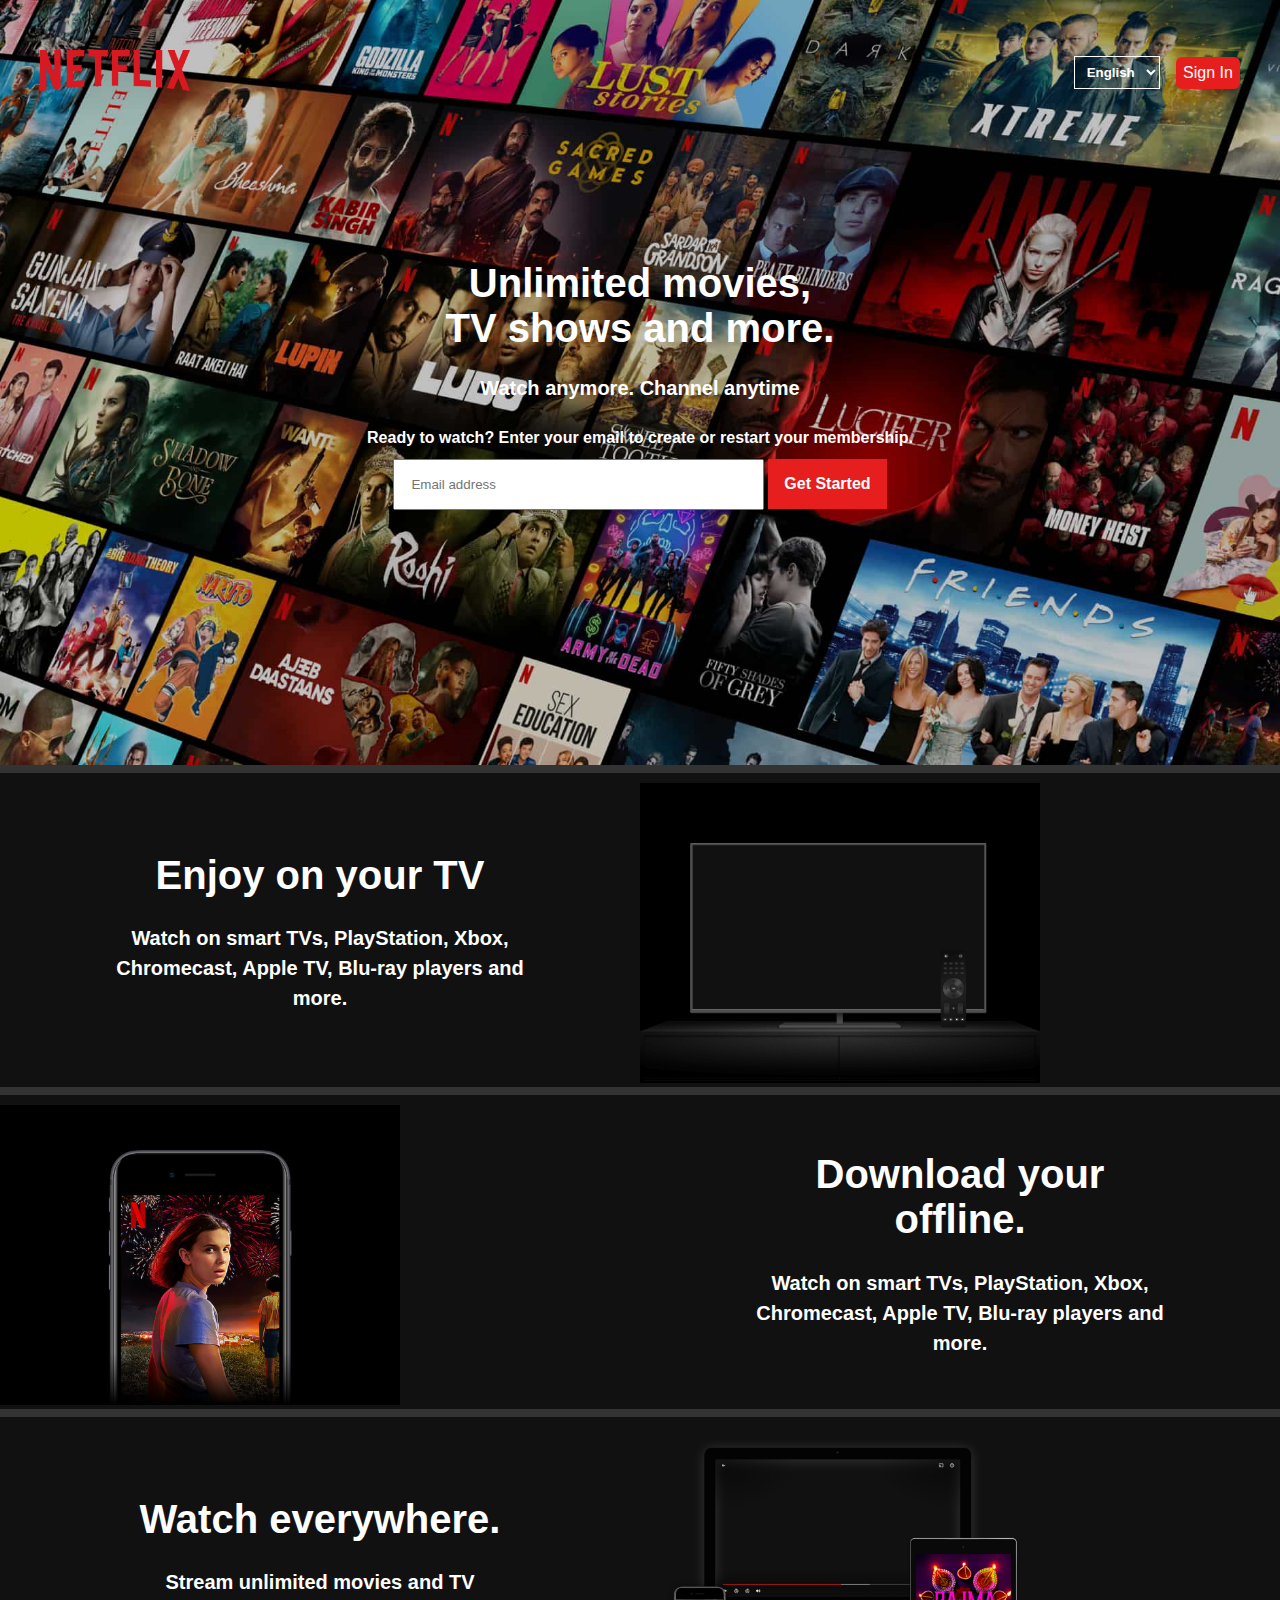
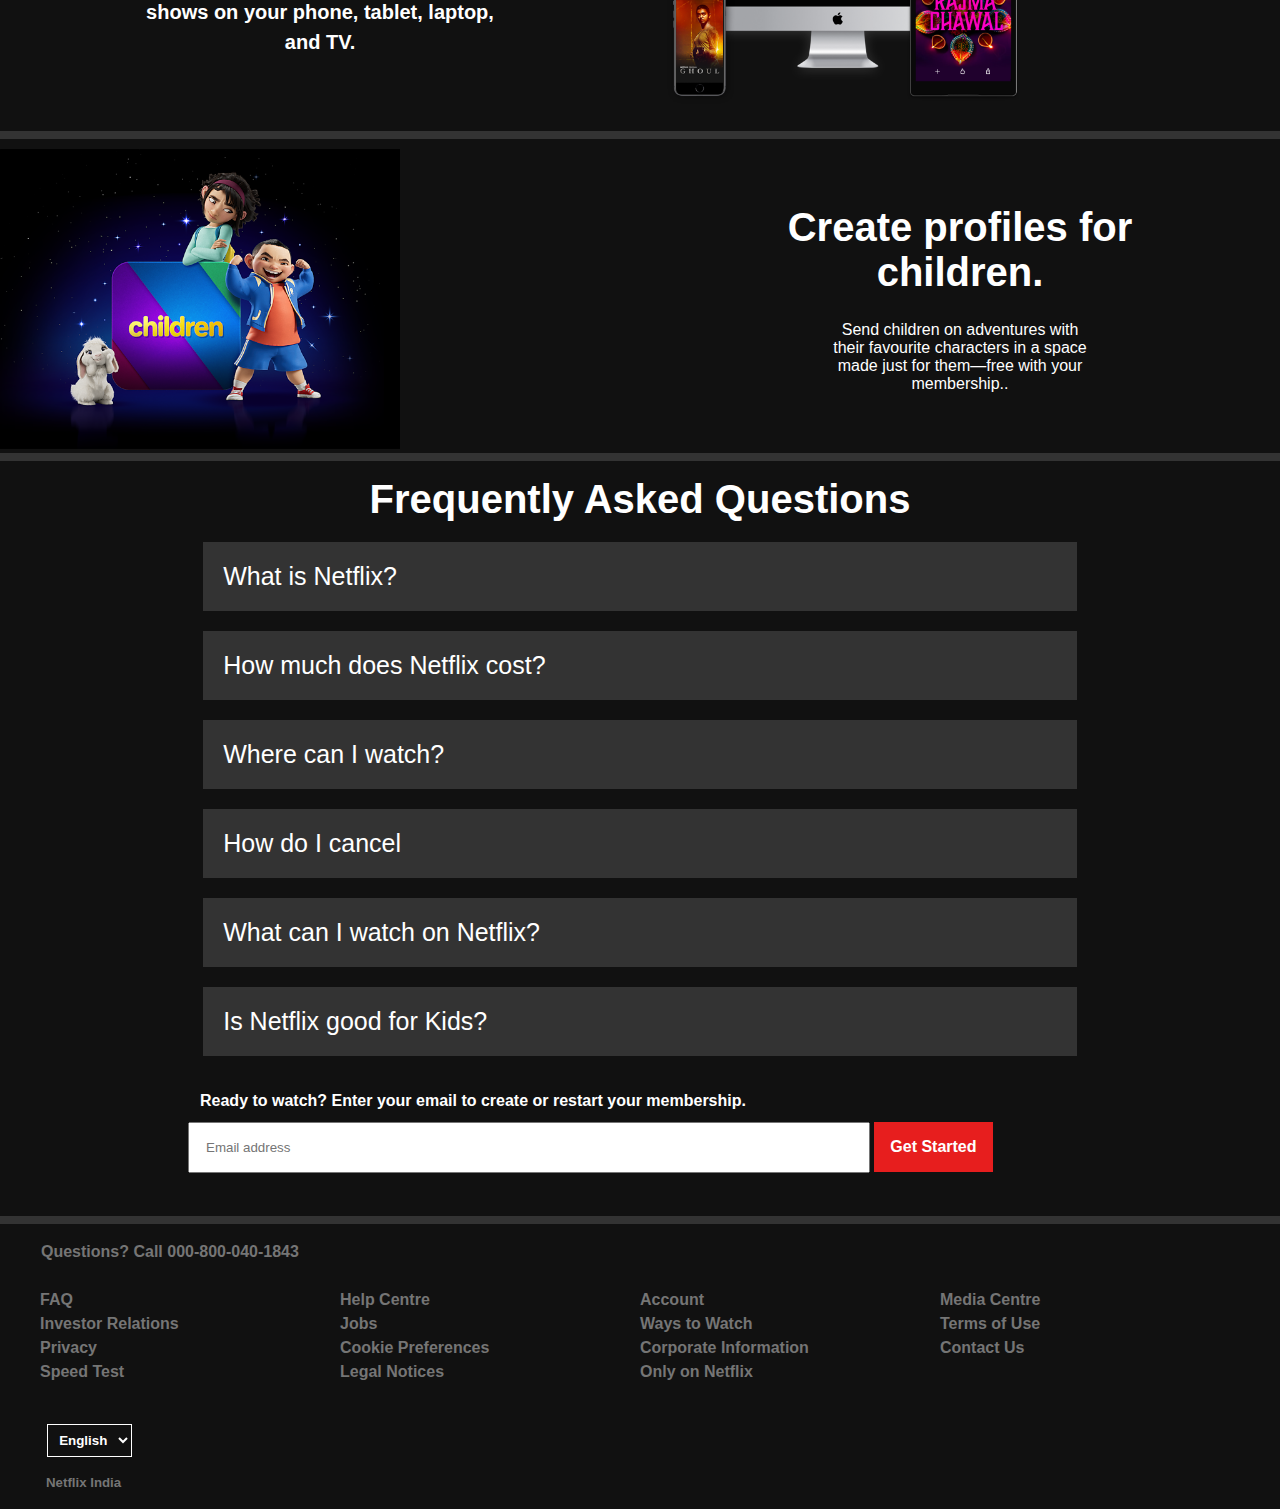
<file: index.html>
<!DOCTYPE html>
<html lang="en">

<head>
    <meta charset="UTF-8">
    <meta http-equiv="X-UA-Compatible" content="IE=edge">
    <meta name="viewport" content="width=device-width, initial-scale=1.0">
    <link rel="shortcut icon" type="image/x-icon" href="/favicon.ico">
    <link rel="stylesheet" href="css/styles.css">
    <link rel="stylesheet" href="css/utility.css">
      <link rel="stylesheet" href="https://cdnjs.cloudflare.com/ajax/libs/font-awesome/5.15.3/css/all.min.css"
        integrity="sha512-iBBXm8fW90+nuLcSKlbmrPcLa0OT92xO1BIsZ+ywDWZCvqsWgccV3gFoRBv0z+8dLJgyAHIhR35VZc2oM/gI1w=="
        crossorigin="anonymous" referrerpolicy="no-referrer" />
    <title>Netflix India-Watch TV Shows</title>
</head>

<body>
    <header id="head-container">
        <nav class="navbar">
            <div class="image">
                <img src="./img/logo.png" alt="netflix">
            </div>

            <ul>
                <li>
                    <select name="language" id="langaue">
                        <option value="English">English</option>
                        <option value="Hindi">Hindi</option>
                    </select>
                </li>

                <a class="pad" href="signin.html">Sign In</a>
            </ul>


        </nav>

        <!-- content container -->
        <div class="content-container">
            <div class="content-head">
                <h1 class="white-heading">Unlimited movies, <br> TV shows and more.</h1>
            </div>
            <div class="content-head-2">
                <h4 class="h4-heading">Watch anymore. Channel anytime</h4>
            </div>
            <div class="search-content">
                <p class="p-head">Ready to watch? Enter your email to create or restart your membership.</p>
                <input type="search" placeholder="Email address" name="Get Started">
                <button type="submit">Get Started</button>
            </div>
        </div>
    </header>

    <!-- tv content -->
    <div id="tv-content">
        <div class="tv-text">
            <h1>Enjoy on your TV</h1>
            <p>Watch on smart TVs, PlayStation, Xbox, <br> Chromecast, Apple TV, Blu-ray players and <br> more.</p>
        </div>

        <div class="tv-image">
            <img src="./img/tv.png" alt="tv">
        </div>

    </div>


    <!-- mobile content -->
    <div id="mobile-content">

        <div class="mobile-image">
            <img src="./img/mobile-0819.jpg" alt="tv">
        </div>

        <div class="mobile-text">
            <h1>Download your <br> offline. </h1>
            <p>Watch on smart TVs, PlayStation, Xbox, <br> Chromecast, Apple TV, Blu-ray players and <br> more.</p>
        </div>
    </div>

    <!-- i content -->
    <div id="i-content">
        <div class="i-text">
            <h1>Watch everywhere.</h1>
            <p>Stream unlimited movies and TV <br> shows on your phone, tablet, laptop, <br> and TV. </p>
        </div>

        <div class="i-image">
            <img src="./img/ipad.png" alt="tv">
        </div>
    </div>

    <!-- mobile content -->
    <div id="child-content">

        <div class="mobile-image">
            <img src="./img/child.png" alt="tv">
        </div>

        <div class="child-text">
            <h1>Create profiles for <br> children. </h1>
            <p>Send children on adventures with <br> their favourite characters in a space <br> made just for them—free with your <br> membership..</p>
        </div>
    </div>

    <!-- frequently asked questions -->

    <div class="f-container">
        <h1>Frequently Asked Questions</h1>

        <div class="f-1">
            What is Netflix?    
        </div>

        <div class="f-2">
           How much does Netflix cost?
        </div>

        <div class="f-3">
           Where can I watch?
        </div>

        <div class="f-4">
            How do I cancel
        </div>

        <div class="f-5">
          What can I watch on Netflix?
        </div>

        <div class="f-6">
            Is Netflix good for Kids?
        </div>
    </div>
    <div class="search-content-1">
        <p class="p-head">Ready to watch? Enter your email to create or restart your membership.</p>
        <input type="search" placeholder="Email address" name="Get Started">
        <button type="submit">Get Started</button>
    </div>

    <!-- footer -->

    <footer class="footer">
        <div class="footer-head">
            <h4>Questions? Call 000-800-040-1843</h4>
        </div>
        <div class="footer-container">

            <div class="footer-1">
                <ul>
                    <li><a href="#">FAQ</a></li>
                    <li><a href="#">Investor Relations</a></li>
                    <li><a href="#">Privacy</a></li>
                    <li><a href="#">Speed Test</a></li>

                </ul>
            </div>

            <div class="footer-2">
                <ul>
                    <li><a href="#">Help Centre</a></li>
                    <li><a href="#">Jobs</a></li>
                    <li><a href="#">Cookie Preferences</a></li>
                    <li><a href="#">Legal Notices</a></li>

                </ul>
            </div>

            <div class="footer-3">
                <ul>
                    <li><a href="#">Account</a></li>
                    <li><a href="#">Ways to Watch</a></li>
                    <li><a href="#">Corporate Information</a></li>
                    <li><a href="#">Only on Netflix</a></li>

                </ul>
            </div>

            <div class="footer-4">
                <ul>
                    <li><a href="#">Media Centre</a></li>
                    <li><a href="#">Terms of Use</a></li>
                    <li><a href="#">Contact Us</a></li>
                </ul>
            </div>
        </div>
        <ul class="footer-end">
            <li>
                <select name="language" id="langaue">
                    <option value="English">English</option>
                    <option value="Hindi">Hindi</option>
                </select>
            </li>

            <h5 class="India">Netflix India</h5>
    </footer>
</body>
</html>
</file>
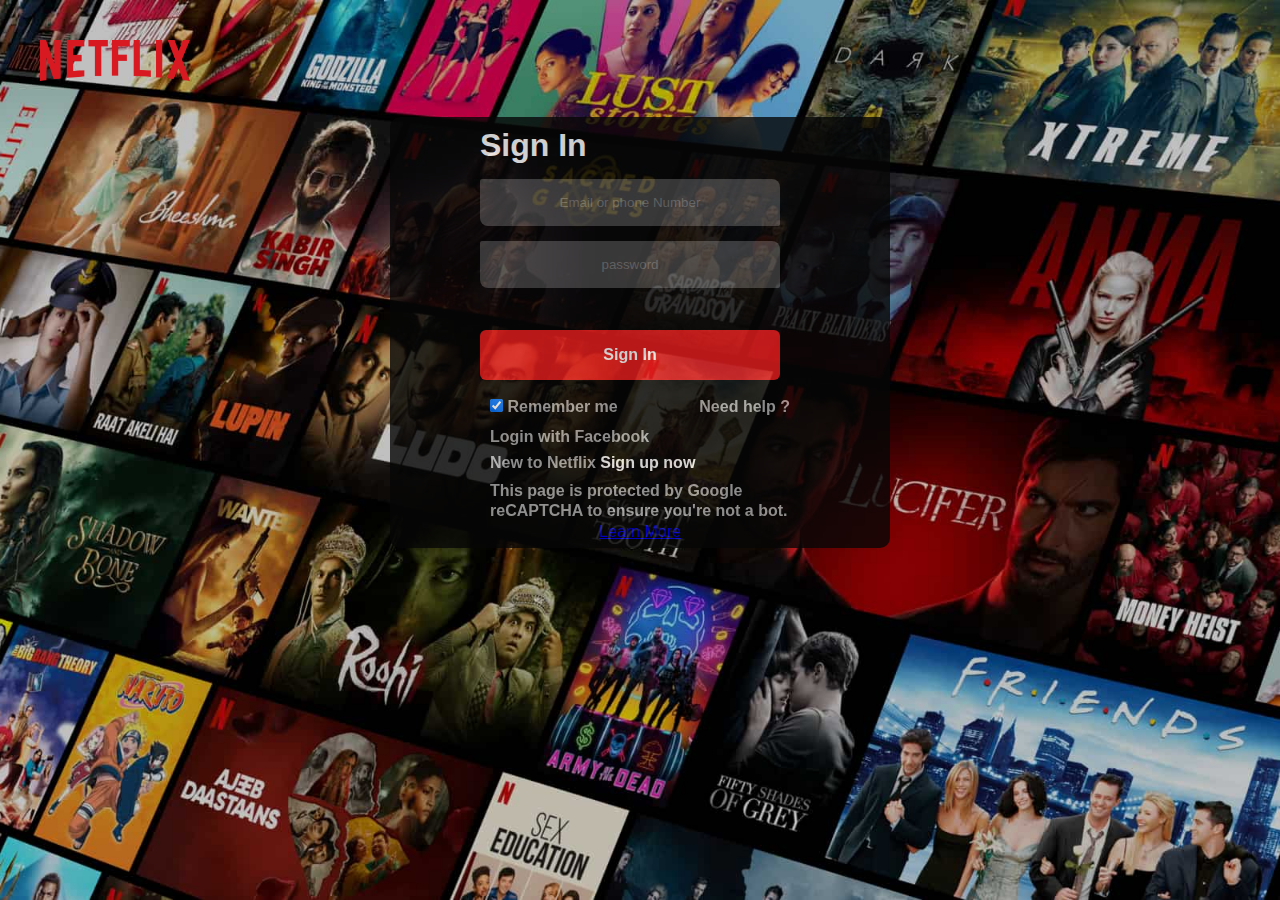
<file: signin.html>
<!DOCTYPE html>
<html lang="en">

<head>
    <meta charset="UTF-8">
    <meta http-equiv="X-UA-Compatible" content="IE=edge">
    <meta name="viewport" content="width=device-width, initial-scale=1.0">
    <link rel="shortcut icon" type="image/x-icon" href="/favicon.ico">
    <link rel="stylesheet" href="css/styles.css">
    <link rel="stylesheet" href="css/utility.css">
    <link rel="stylesheet" href="https://cdnjs.cloudflare.com/ajax/libs/font-awesome/5.15.3/css/all.min.css"
        integrity="sha512-iBBXm8fW90+nuLcSKlbmrPcLa0OT92xO1BIsZ+ywDWZCvqsWgccV3gFoRBv0z+8dLJgyAHIhR35VZc2oM/gI1w=="
        crossorigin="anonymous" referrerpolicy="no-referrer" />
    <title>Netflix India-Watch TV Shows</title>
</head>

<body>
    <header id="head-container-1">
        <nav class="navbar-1">
            <div class="image-1">
                <img src="./img/logo.png" alt="netflix">
            </div>
        </nav>

        <div class="form-container">
            <div class="form-head">
                <h1>Sign In</h1>
            </div>
            <div class="form-1">
                <form>
                    <input type="text" placeholder="Email or phone Number">
                    <input type="password" placeholder="password">
                </form>
                <div class="button-container">
                    <button>Sign In</button>
                </div>
            </div>

            <!-- remember me -->
            <div class="remember">
                <div class="remember-1">
                    <input type="checkbox" id="remember" name="remember" value="remember" checked>
                    <label>Remember me</label>
                </div>

                <div class="need-help">
                    <label>Need help ?</label>
                </div>
            </div>

            <div class="login-facebook">
                <h4>Login with Facebook</h4>
            </div>

            <div class="new-netflix">
                <h4>New to Netflix <a href="#">Sign up now</a></h4>
            </div>

            <div class="re-captcha">
                <h4>This page is protected by Google reCAPTCHA to ensure you're not a bot.</h4>
                <a href="#">Learn More</a>
            </div>
        </div>
</body>
</html>
</file>
<file: css/styles.css>
*{
    margin: 0;
    padding: 0;
    box-sizing: border-box;
}

body{

    font-family: Arial, Helvetica, sans-serif;
    background: rgb(17, 17, 17);
    color: #fff;
}

#head-container{
    padding: 0.50rem;
    width: 100%;
    position: relative;
    background: url('../img/netflix.jpg') no-repeat center center/cover;
    height: 85vh;
}
.navbar{
    display: flex;
    justify-content: space-between;
    text-align: center;
    align-items: center;
    padding: 2rem;
}
.image{
    background: rgb(0,0,0.0.9);
}
.navbar img{
    width: 150px;
}
.navbar ul{
    align-items: center;
    justify-content: center;
    display: flex;
    list-style: none;
}
.navbar ul li{
    padding: 1rem;
}
.navbar ul li a{
    color: #fff;
    text-decoration: none;
}

.navbar ul li select{
    background: none;
    border: none;
    color: #fff;
    border: 1px solid #fff;
    padding: 0.45rem;
    font-weight: bold;
}
/* content container */

.content-container{
    display: flex;
    flex-direction: column;
    justify-content: center;
    height: 65%;
    align-items: center;
    text-align: center;
}

.content-head{
    padding: 0.55rem;
}

.search-content{
    padding: 0.5rem;
}

.search-content input[type='search']{
    padding: 1rem;
    width: 65%;
}


button{
    display: inline-block;
    background: none;
    background: rgb(231, 30, 30);
    border: none;
    color: #fff;
    padding: 16px;
    font-size: 16px;
    font-weight: bold;
    
}

#tv-content{
    max-width: 100%;
    border-top: 8px solid #333;
    display: grid;
    grid-template-columns:repeat(2,3fr);
    gap: 1fr;
}


.tv-text{
    display: flex;
    flex-direction: column;
    width: 100%;
    height: 100%;
    justify-content: center;
    text-align: center;
    align-items: center;
}
.tv-text h1{
    width: 100%;
    font-weight: bold;
    margin-bottom: 20px;
    padding: 0.35rem;
    font-size: 40px;
}

.tv-text p{
    line-height: 1.5;
    font-size: 20px;
    font-weight: bold;
}

.tv-image{
    margin-top: 10px;
    width: 100%;
}

.tv-image img{
    width: 400px;
}

/* mobile content */

#mobile-content{
    border-top: 8px solid #333;
    max-width: 100%;
    display: grid;
    grid-template-columns:repeat(2,3fr);
    gap: 1fr;
}


.mobile-text{
    display: flex;
    flex-direction: column;
    width: 100%;
    height: 100%;
    justify-content: center;
    text-align: center;
    align-items: center;
}
.mobile-text h1{
    width: 100%;
    font-weight: bold;
    margin-bottom: 20px;
    padding: 0.35rem;
    font-size: 40px;
}

.mobile-text p{
    line-height: 1.5;
    font-size: 20px;
    font-weight: bold;
}

.mobile-image{
    width: 100%;
    margin-top: 10px;
}

.mobile-image img{
    width: 400px;
}


/* i content */

#i-content{
    border-top: 8px solid #333;
    max-width: 100%;
    display: grid;
    grid-template-columns:repeat(2,3fr);
    gap: 1fr;
}


.i-text{
    display: flex;
    flex-direction: column;
    width: 100%;
    height: 100%;
    justify-content: center;
    text-align: center;
    align-items: center;
}
.i-text h1{
    width: 100%;
    font-weight: bold;
    margin-bottom: 20px;
    padding: 0.35rem;
    font-size: 40px;
}

.i-text p{
    line-height: 1.5;
    font-size: 20px;
    font-weight: bold;
}

.i-image{
    width: 100%;
    margin-top: 10px;
}

.i-image img{
    width: 400px;
}


/* i content */

#child-content{
    border-top: 8px solid #333;
    max-width: 100%;
    max-width: 100%;
    display: grid;
    grid-template-columns:repeat(2,3fr);
    gap: 1fr;
}


.child-text{
    display: flex;
    flex-direction: column;
    width: 100%;
    height: 100%;
    justify-content: center;
    text-align: center;
    align-items: center;
}
.child-text h1{
    width: 100%;
    font-weight: bold;
    margin-bottom: 20px;
    padding: 0.35rem;
    font-size: 40px;
}

.i-text p{
    line-height: 1.5;
    font-size: 20px;
    font-weight: bold;
}

.child-image{
    width: 100%;
    margin-top: 10px;
}

.child-image img{
    width: 400px;
}

/* frequently asked question */
.f-container{
    border-top: 8px solid #333;
    max-width: 100%;
    padding: 1rem;
}

.f-container h1{
    text-align: center;
    font-weight: bold;
    font-size: 40px;
    position: relative;
}

.f-container .f-1,
.f-container .f-2,
.f-container .f-3,
.f-container .f-4,
.f-container .f-5,
.f-container .f-6{
    font-size: 25px;
    background: #333;
    padding: 20px;
    max-width: 70%;
    margin: auto;
    margin-top: 20px;
  
}

/* search content-1 */

.search-content-1{
    margin-right: 35px;
    margin-left: 180px;
    margin-bottom: 35px;
    max-width: 100%;
}

.search-content-1{
    padding: 0.5rem;
}

.search-content-1 input[type='search']{
    padding: 1rem;
    width: 65%;
}

.footer{
    border-top: 8px solid #333;
    max-width: 100%;
    padding: 1rem;
    line-height: 1.5;
}

.footer-head{
  margin-left: 25px;
  color: #757575;
}

.footer-container{
    display: grid;
    grid-template-columns: repeat(4,1fr);
    padding: 1.5rem;
}


.footer-1 li,
.footer-2 li,
.footer-3 li,
.footer-4 li{
    list-style: none;
    font-weight: bold;
}
.footer-1 li a,
.footer-2 li a,
.footer-3 li a,
.footer-4 li a{
    text-decoration: none;
    color: #757575;
    font-weight: bold;
    font-weight: bold;
}

/* footer end */
.footer-end{
    list-style: none;
    margin-left: 15px;
}

.footer-end li{
    padding: 1rem;
}


.footer-end li select{
    background: none;
    border: none;
    color: #fff;
    border: 1px solid #fff;
    padding: 0.45rem;
    font-weight: bold;
}

.India{
    margin-left: 15px;
    color: #757575;
    font-weight: bold;
}


/* sign in */

#head-container-1{
    padding: 0.50rem;
    width: 100%;
    position: relative;
    background: url('../img/netflix.jpg') no-repeat center center/cover;
    height: 100vh;
}

.navbar-1{
    display: flex;
    justify-content: space-between;
    text-align: center;
    align-items: center;
    padding: 2rem;

}
.image-1{
    background: rgb(0,0,0.0.9);
}
.navbar-1 img{
    width: 150px;
}

.form-container{
    display: flex;
    flex-direction: column;
    justify-content: flex-start;
    align-items: flex-start;
    text-align: center;
    max-width: 500px;
    background: rgb(7, 7, 7);
    margin: auto;
    border-radius: 10px;
    opacity: 0.8;   
}

.form-container .form-head{
    margin-left: 90px;
    margin-top: 10px;
    font-weight: bold;

}

.form-container .form-1{
    margin-left: 90px;
    width: 60%;
    font-size: 35px;
}

.form-container form input[type='text'],
.form-container form input[type='password']{
    display: block;
    text-align: center;
    padding: 1rem;
    width: 100%;
    margin-top: 15px;
    background: #444;
    border-radius: 2px 8px;
    border: none;
}

.button-container{
    width: 100%;
    margin-top: 40px;
    margin-bottom: 10px;
}
.button-container button{
    width: 100%;
    border-radius: 6px;
}


.remember{
    display: flex;
    width: 100%;
    justify-content: space-between;
    height: 100%;
    align-items: center;
    text-align: center;
    padding: 0 100px;
    color: rgb(78, 78, 78);
}

.remember .remember-1{
    padding: 8px 0;
}

.remember .remember-1 input[type="checkbox"],
.remember .remember-1 label{
   font-weight: bold;
   color:  rgb(175, 175, 175);

}

.need-help label{
    font-weight: bold;
    color:  rgb(175, 175, 175);
}

.login-facebook{
    padding: 4px 100px;
    color:   rgb(175, 175, 175);
}
.new-netflix{
    padding: 4px 100px;
    color:   rgb(175, 175, 175);
}

.new-netflix a{
    text-decoration: none;
    color: #fff;
}
.re-captcha{
    padding: 5px 100px;
    width: 100%;
    line-height: 1.3;
    color:   rgb(175, 175, 175);
}

.re-captcha h4{
    text-align: left;
}
</file>
<file: css/utility.css>
.white-heading{
    color: #fff;
    font-size: 40px;
    padding: 0.55rem;
}

.h4-heading{
    color: #fff;
    padding: 0.55rem;
    font-size: 20px;
}

.p-head{
    color: #fff;
    padding: 0.75rem;
    font-weight: bold;
}

.pad{
    text-decoration: none;
    padding: 0.45rem;
    border-radius: 6px;
    background: rgb(231, 30, 30);
    color: #fff;
}
</file>
